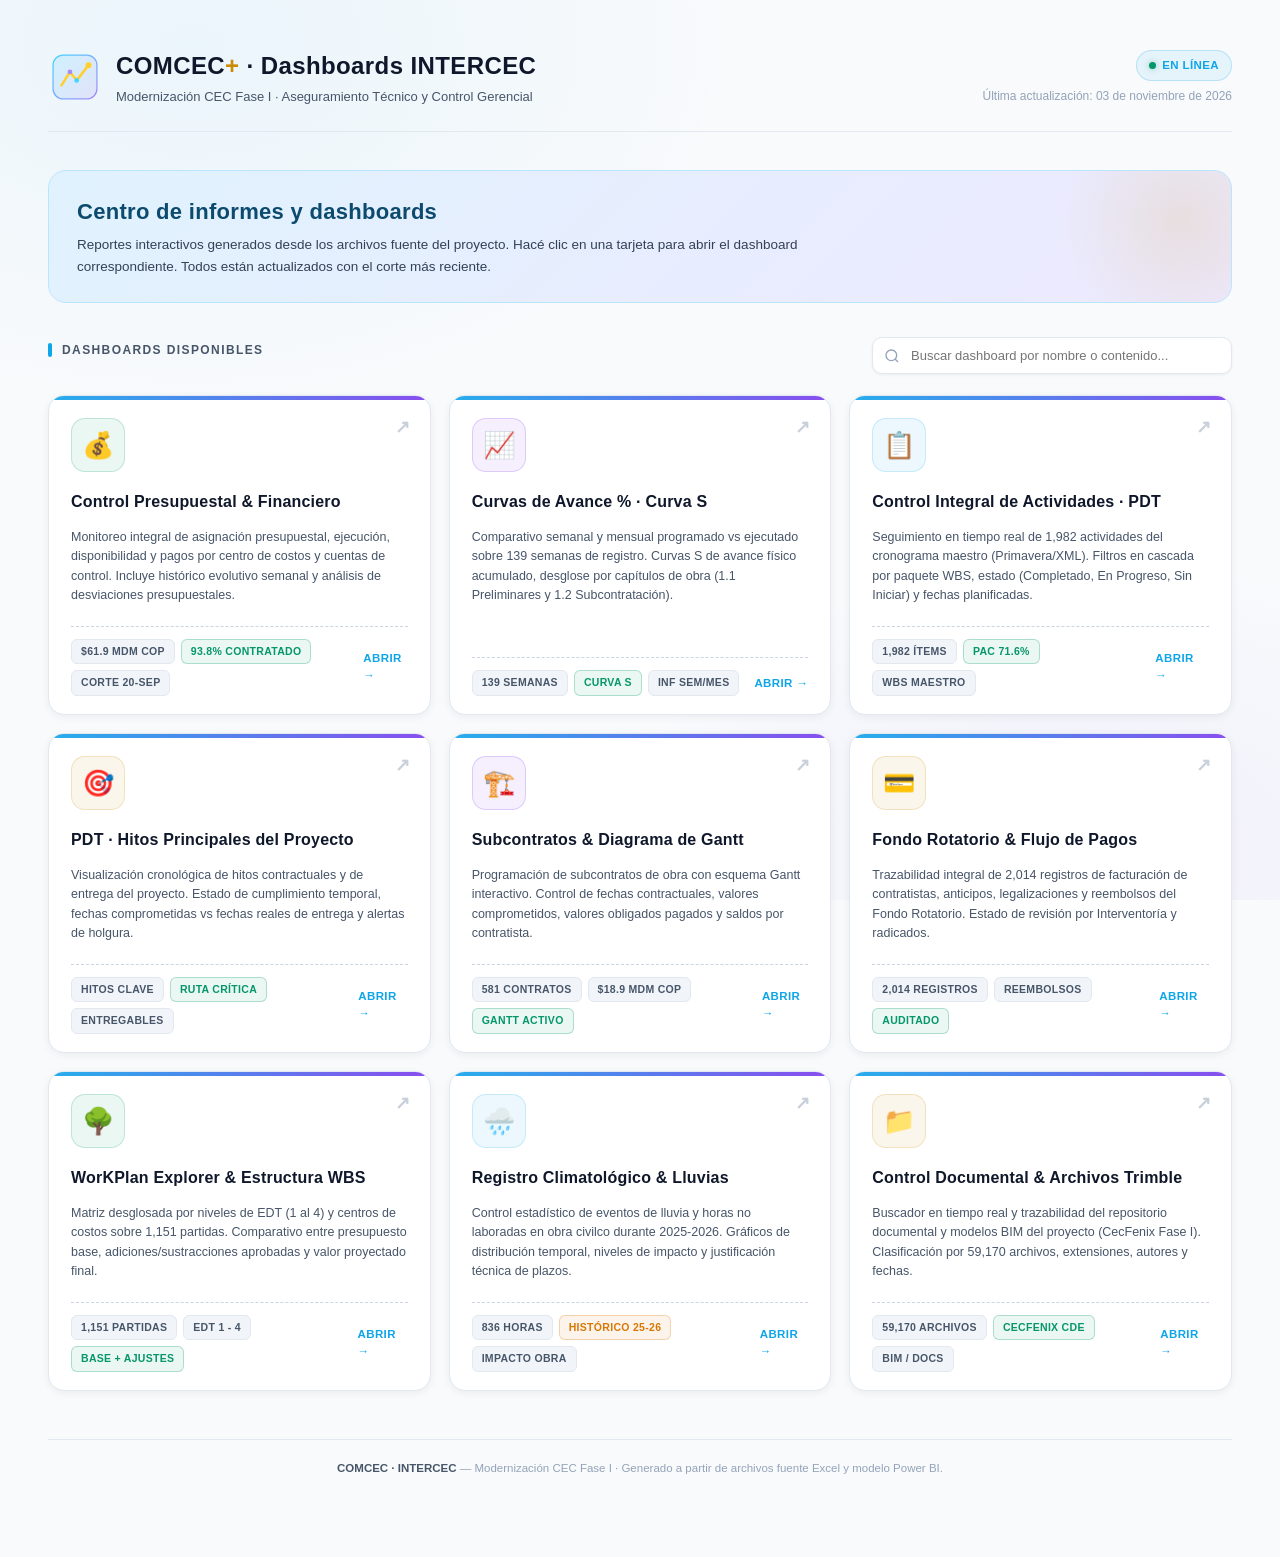
<file: index.html>
<!DOCTYPE html>
<html lang="es">
<head>
<meta charset="UTF-8">
<meta name="viewport" content="width=device-width,initial-scale=1">
<title>COMCEC · INTERCEC — Dashboards Gerenciales</title>
<style>
  :root{
    --bg:#f8fafc; --bg2:#f1f5f9; --panel:#ffffff; --panel2:#f8fafc;
    --text:#0f172a; --text-2:#475569; --muted:#94a3b8;
    --accent:#0ea5e9; --accent-2:#7c3aed; --good:#059669; --warn:#d97706; --bad:#dc2626;
    --brand:#ca8a04;
    --border:#e2e8f0;
  }
  *{box-sizing:border-box;margin:0;padding:0}
  html,body{height:100%;background:var(--bg);color:var(--text);font:14px/1.5 'Segoe UI','Inter',Tahoma,sans-serif}
  body{
    background:
      radial-gradient(900px 600px at 15% 5%, rgba(14,165,233,.06), transparent 60%),
      radial-gradient(800px 500px at 85% 95%, rgba(124,58,237,.06), transparent 60%),
      var(--bg);
    min-height:100vh;
  }
  .wrap{max-width:1240px;margin:0 auto;padding:48px 28px 80px}

  /* Header */
  .hdr{display:flex;align-items:center;justify-content:space-between;flex-wrap:wrap;gap:20px;margin-bottom:38px;padding-bottom:24px;border-bottom:1px solid var(--border)}
  .brand{display:flex;align-items:center;gap:14px}
  .brand svg{width:54px;height:54px;flex-shrink:0}
  .brand .ttl{font-size:24px;font-weight:800;letter-spacing:.4px}
  .brand .ttl .plus{color:var(--brand)}
  .brand .sub{color:var(--text-2);font-size:13px;margin-top:3px}
  .meta{display:flex;flex-direction:column;align-items:flex-end;gap:6px}
  .chip{display:inline-flex;align-items:center;gap:6px;padding:6px 12px;border-radius:999px;background:rgba(14,165,233,.08);color:var(--accent);font-size:11.5px;font-weight:700;letter-spacing:.4px;border:1px solid rgba(14,165,233,.22)}
  .chip .dot{width:7px;height:7px;border-radius:50%;background:var(--good);box-shadow:0 0 6px rgba(5,150,105,.4)}
  .meta .corte{color:var(--muted);font-size:12px}

  /* Hero */
  .hero{margin:14px 0 32px;padding:24px 28px;border-radius:18px;background:linear-gradient(135deg,#e0f2fe,#ede9fe);border:1px solid #bae6fd;position:relative;overflow:hidden}
  .hero::after{content:"";position:absolute;right:-80px;top:-80px;width:260px;height:260px;background:radial-gradient(circle,rgba(202,138,4,.12),transparent 65%);pointer-events:none}
  .hero h1{font-size:22px;font-weight:800;letter-spacing:.3px;margin-bottom:6px;color:#0c4a6e}
  .hero p{color:#334155;font-size:13.5px;max-width:820px;line-height:1.65}

  /* Filter / Search bar */
  .toolbar{display:flex;align-items:center;justify-content:space-between;flex-wrap:wrap;gap:14px;margin-bottom:20px}
  .search-box{position:relative;width:100%;max-width:360px}
  .search-box input{
    width:100%;background:#ffffff;border:1px solid var(--border);
    padding:10px 16px 10px 38px;border-radius:10px;color:var(--text);font-size:13px;
    outline:none;transition:border-color .2s, box-shadow .2s;
    box-shadow:0 1px 3px rgba(0,0,0,.06);
  }
  .search-box input:focus{border-color:var(--accent);box-shadow:0 0 0 3px rgba(14,165,233,.12)}
  .search-box svg{position:absolute;left:12px;top:11px;width:16px;height:16px;stroke:var(--muted);fill:none}

  /* Cards */
  .section-title{margin:6px 0 16px;font-size:12px;color:var(--text-2);text-transform:uppercase;letter-spacing:1.4px;font-weight:700;display:flex;align-items:center;gap:10px}
  .section-title::before{content:"";width:4px;height:14px;background:var(--accent);border-radius:2px}
  .grid{display:grid;grid-template-columns:repeat(auto-fit,minmax(340px,1fr));gap:18px}

  .card{
    position:relative;background:var(--panel);
    border:1px solid var(--border);border-radius:16px;padding:22px 22px 18px;
    text-decoration:none;color:inherit;display:flex;flex-direction:column;gap:14px;
    transition:transform .25s cubic-bezier(.4,0,.2,1), border-color .2s, box-shadow .25s;
    overflow:hidden;cursor:pointer;
    box-shadow:0 2px 8px rgba(0,0,0,.06);
  }
  .card::before{
    content:"";position:absolute;left:0;top:0;height:4px;width:100%;
    background:linear-gradient(90deg,var(--accent),var(--accent-2));
    opacity:.9;
  }
  .card::after{
    content:"↗";position:absolute;top:18px;right:20px;font-size:18px;color:var(--muted);opacity:.5;transition:.2s;font-weight:800
  }
  .card:hover{transform:translateY(-4px);border-color:rgba(14,165,233,.4);box-shadow:0 18px 40px rgba(14,165,233,.12)}
  .card:hover::after{opacity:1;color:var(--accent);transform:translate(3px,-3px)}
  .card .icn{width:54px;height:54px;border-radius:14px;display:flex;align-items:center;justify-content:center;font-size:26px;background:rgba(14,165,233,.08);border:1px solid rgba(14,165,233,.18)}
  .card.c-purple .icn{background:rgba(124,58,237,.08);border-color:rgba(124,58,237,.2)}
  .card.c-yellow .icn{background:rgba(202,138,4,.08);border-color:rgba(202,138,4,.2)}
  .card.c-green  .icn{background:rgba(5,150,105,.08);border-color:rgba(5,150,105,.2)}
  .card .ttl{font-size:16px;font-weight:800;letter-spacing:.2px;margin-top:4px;color:var(--text)}
  .card .desc{color:var(--text-2);font-size:12.5px;line-height:1.55;flex:1}
  .card .footer{display:flex;align-items:center;justify-content:space-between;gap:8px;margin-top:6px;padding-top:12px;border-top:1px dashed #cbd5e1}
  .tag{font-size:10.5px;color:var(--text-2);background:#f1f5f9;padding:4px 9px;border-radius:6px;border:1px solid #e2e8f0;font-weight:600;letter-spacing:.3px;text-transform:uppercase}
  .tag.warn{background:rgba(217,119,6,.08);border-color:rgba(217,119,6,.28);color:var(--warn)}
  .tag.good{background:rgba(5,150,105,.08);border-color:rgba(5,150,105,.28);color:var(--good)}
  .card .open{font-size:11.5px;color:var(--accent);font-weight:700;letter-spacing:.4px}

  /* Footer */
  footer{text-align:center;color:var(--muted);font-size:11.5px;margin-top:48px;padding-top:20px;border-top:1px solid var(--border)}
  footer b{color:var(--text-2)}

  @media (max-width:640px){
    .wrap{padding:30px 18px 60px}
    .brand .ttl{font-size:20px}
    .hero{padding:18px}
    .grid{grid-template-columns:1fr}
  }
</style>
</head>
<body>
<div class="wrap">

  <!-- ====== HEADER ====== -->
  <div class="hdr">
    <div class="brand">
      <svg viewBox="0 0 64 64" xmlns="http://www.w3.org/2000/svg">
        <defs>
          <linearGradient id="g1" x1="0" y1="0" x2="1" y2="1">
            <stop offset="0%"  stop-color="#46d3ff"/>
            <stop offset="100%" stop-color="#a78bfa"/>
          </linearGradient>
        </defs>
        <rect x="6" y="6" width="52" height="52" rx="12" fill="url(#g1)" opacity=".18"/>
        <rect x="6" y="6" width="52" height="52" rx="12" fill="none" stroke="url(#g1)" stroke-width="1.5"/>
        <path d="M16 42 L26 26 L34 36 L48 18" fill="none" stroke="#ffd028" stroke-width="3" stroke-linecap="round" stroke-linejoin="round"/>
        <circle cx="48" cy="18" r="3.5" fill="#ffd028"/>
        <circle cx="34" cy="36" r="2.8" fill="#46d3ff"/>
        <circle cx="26" cy="26" r="2.8" fill="#a78bfa"/>
      </svg>
      <div>
        <div class="ttl">COMCEC<span class="plus">+</span> · Dashboards INTERCEC</div>
        <div class="sub">Modernización CEC Fase I · Aseguramiento Técnico y Control Gerencial</div>
      </div>
    </div>
    <div class="meta">
      <span class="chip"><span class="dot"></span>EN LÍNEA</span>
      <span class="corte" id="corte">Última actualización: 03 de noviembre de 2026</span>
    </div>
  </div>

  <!-- ====== HERO ====== -->
  <div class="hero">
    <h1>Centro de informes y dashboards</h1>
    <p>Reportes interactivos generados desde los archivos fuente del proyecto. Hacé clic en una tarjeta para abrir el dashboard correspondiente. Todos están actualizados con el corte más reciente.</p>
  </div>

  <!-- ====== TOOLBAR / SEARCH ====== -->
  <div class="toolbar">
    <div class="section-title">Dashboards disponibles</div>
    <div class="search-box">
      <svg viewBox="0 0 24 24" stroke-width="2"><circle cx="11" cy="11" r="8"/><path d="m21 21-4.3-4.3"/></svg>
      <input type="text" id="filterInput" placeholder="Buscar dashboard por nombre o contenido...">
    </div>
  </div>

  <!-- ====== TARJETAS (10 DASHBOARDS) ====== -->
  <div class="grid" id="dashboardGrid">

    <!-- 1. Control Presupuestal -->
    <a class="card c-green" href="dashboards/01_presupuesto.html">
      <div class="icn">💰</div>
      <div class="ttl">Control Presupuestal & Financiero</div>
      <div class="desc">
        Monitoreo integral de asignación presupuestal, ejecución, disponibilidad y pagos por centro de costos y cuentas de control. Incluye histórico evolutivo semanal y análisis de desviaciones presupuestales.
      </div>
      <div class="footer">
        <div style="display:flex;gap:6px;flex-wrap:wrap">
          <span class="tag">$61.9 Mdm COP</span>
          <span class="tag good">93.8% CONTRATADO</span>
          <span class="tag">CORTE 20-SEP</span>
        </div>
        <span class="open">ABRIR →</span>
      </div>
    </a>

    <!-- 2. Curvas de Avance -->
    <a class="card c-purple" href="dashboards/02_avances_curvas.html">
      <div class="icn">📈</div>
      <div class="ttl">Curvas de Avance % · Curva S</div>
      <div class="desc">
        Comparativo semanal y mensual programado vs ejecutado sobre 139 semanas de registro. Curvas S de avance físico acumulado, desglose por capítulos de obra (1.1 Preliminares y 1.2 Subcontratación).
      </div>
      <div class="footer">
        <div style="display:flex;gap:6px;flex-wrap:wrap">
          <span class="tag">139 SEMANAS</span>
          <span class="tag good">CURVA S</span>
          <span class="tag">INF SEM/MES</span>
        </div>
        <span class="open">ABRIR →</span>
      </div>
    </a>

    <!-- 3. Actividades PDT -->
    <a class="card" href="dashboards/03_actividades_pdt.html">
      <div class="icn">📋</div>
      <div class="ttl">Control Integral de Actividades · PDT</div>
      <div class="desc">
        Seguimiento en tiempo real de 1,982 actividades del cronograma maestro (Primavera/XML). Filtros en cascada por paquete WBS, estado (Completado, En Progreso, Sin Iniciar) y fechas planificadas.
      </div>
      <div class="footer">
        <div style="display:flex;gap:6px;flex-wrap:wrap">
          <span class="tag">1,982 ÍTEMS</span>
          <span class="tag good">PAC 71.6%</span>
          <span class="tag">WBS MAESTRO</span>
        </div>
        <span class="open">ABRIR →</span>
      </div>
    </a>

    <!-- 4. Hitos PDT -->
    <a class="card c-yellow" href="dashboards/04_hitos_pdt.html">
      <div class="icn">🎯</div>
      <div class="ttl">PDT · Hitos Principales del Proyecto</div>
      <div class="desc">
        Visualización cronológica de hitos contractuales y de entrega del proyecto. Estado de cumplimiento temporal, fechas comprometidas vs fechas reales de entrega y alertas de holgura.
      </div>
      <div class="footer">
        <div style="display:flex;gap:6px;flex-wrap:wrap">
          <span class="tag">HITOS CLAVE</span>
          <span class="tag good">RUTA CRÍTICA</span>
          <span class="tag">ENTREGABLES</span>
        </div>
        <span class="open">ABRIR →</span>
      </div>
    </a>

    <!-- 5. Subcontratos & Gantt -->
    <a class="card c-purple" href="dashboards/05_subcontratos_gantt.html">
      <div class="icn">🏗️</div>
      <div class="ttl">Subcontratos & Diagrama de Gantt</div>
      <div class="desc">
        Programación de subcontratos de obra con esquema Gantt interactivo. Control de fechas contractuales, valores comprometidos, valores obligados pagados y saldos por contratista.
      </div>
      <div class="footer">
        <div style="display:flex;gap:6px;flex-wrap:wrap">
          <span class="tag">581 CONTRATOS</span>
          <span class="tag">$18.9 Mdm COP</span>
          <span class="tag good">GANTT ACTIVO</span>
        </div>
        <span class="open">ABRIR →</span>
      </div>
    </a>

    <!-- 6. Fondo Rotatorio -->
    <a class="card c-yellow" href="dashboards/06_fondo_rotatorio.html">
      <div class="icn">💳</div>
      <div class="ttl">Fondo Rotatorio & Flujo de Pagos</div>
      <div class="desc">
        Trazabilidad integral de 2,014 registros de facturación de contratistas, anticipos, legalizaciones y reembolsos del Fondo Rotatorio. Estado de revisión por Interventoría y radicados.
      </div>
      <div class="footer">
        <div style="display:flex;gap:6px;flex-wrap:wrap">
          <span class="tag">2,014 REGISTROS</span>
          <span class="tag">REEMBOLSOS</span>
          <span class="tag good">AUDITADO</span>
        </div>
        <span class="open">ABRIR →</span>
      </div>
    </a>

    <!-- 7. WorkPlan -->
    <a class="card c-green" href="dashboards/07_workplan.html">
      <div class="icn">🌳</div>
      <div class="ttl">WorKPlan Explorer & Estructura WBS</div>
      <div class="desc">
        Matriz desglosada por niveles de EDT (1 al 4) y centros de costos sobre 1,151 partidas. Comparativo entre presupuesto base, adiciones/sustracciones aprobadas y valor proyectado final.
      </div>
      <div class="footer">
        <div style="display:flex;gap:6px;flex-wrap:wrap">
          <span class="tag">1,151 PARTIDAS</span>
          <span class="tag">EDT 1 - 4</span>
          <span class="tag good">BASE + AJUSTES</span>
        </div>
        <span class="open">ABRIR →</span>
      </div>
    </a>

    <!-- 8. Registro Lluvias -->
    <a class="card" href="dashboards/08_registro_lluvias.html">
      <div class="icn">🌧️</div>
      <div class="ttl">Registro Climatológico & Lluvias</div>
      <div class="desc">
        Control estadístico de eventos de lluvia y horas no laboradas en obra civilco durante 2025-2026. Gráficos de distribución temporal, niveles de impacto y justificación técnica de plazos.
      </div>
      <div class="footer">
        <div style="display:flex;gap:6px;flex-wrap:wrap">
          <span class="tag">836 HORAS</span>
          <span class="tag warn">HISTÓRICO 25-26</span>
          <span class="tag">IMPACTO OBRA</span>
        </div>
        <span class="open">ABRIR →</span>
      </div>
    </a>


    <!-- 10. Archivos Trimble -->
    <a class="card c-yellow" href="dashboards/10_archivos_trimble.html">
      <div class="icn">📁</div>
      <div class="ttl">Control Documental & Archivos Trimble</div>
      <div class="desc">
        Buscador en tiempo real y trazabilidad del repositorio documental y modelos BIM del proyecto (CecFenix Fase I). Clasificación por 59,170 archivos, extensiones, autores y fechas.
      </div>
      <div class="footer">
        <div style="display:flex;gap:6px;flex-wrap:wrap">
          <span class="tag">59,170 ARCHIVOS</span>
          <span class="tag good">CECFENIX CDE</span>
          <span class="tag">BIM / DOCS</span>
        </div>
        <span class="open">ABRIR →</span>
      </div>
    </a>

  </div>

  <!-- ====== FOOTER ====== -->
  <footer>
    <b>COMCEC · INTERCEC</b> — Modernización CEC Fase I · Generado a partir de archivos fuente Excel y modelo Power BI.
  </footer>

</div>

<script>
  // Filtro de búsqueda en tiempo real
  const input = document.getElementById('filterInput');
  const cards = document.querySelectorAll('.card');

  input.addEventListener('input', () => {
    const q = input.value.toLowerCase().trim();
    cards.forEach(card => {
      const text = card.innerText.toLowerCase();
      if (q === '' || text.includes(q)) {
        card.style.display = 'flex';
      } else {
        card.style.display = 'none';
      }
    });
  });
</script>
</body>
</html>
</file>
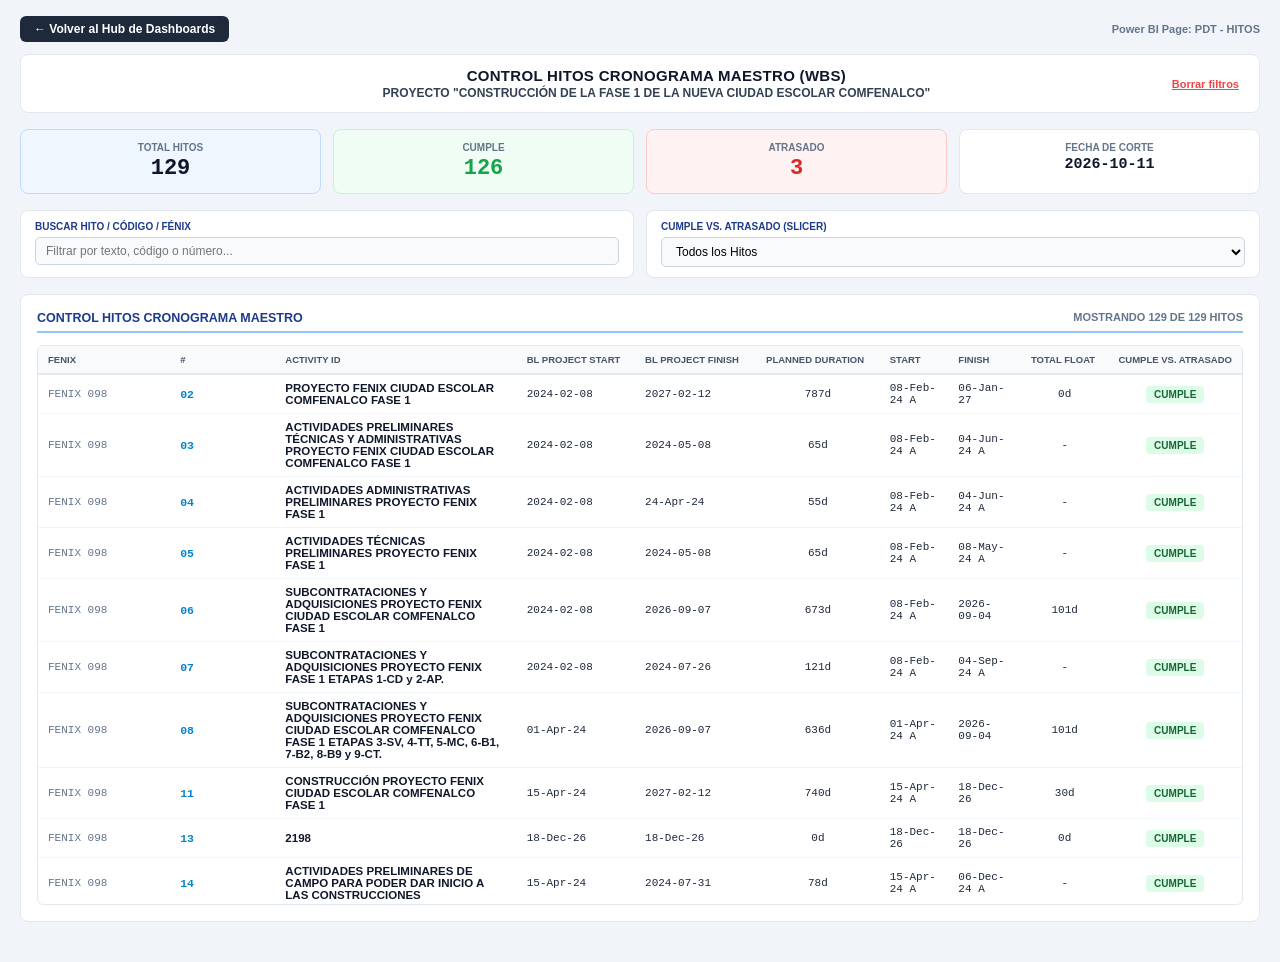
<file: dashboards/04_hitos_pdt.html>
<!DOCTYPE html>
<html lang="es">
<head>
<meta charset="UTF-8">
<meta name="viewport" content="width=device-width,initial-scale=1">
<title>PDT - Hitos — COMCEC · INTERCEC</title>
<style>
  :root { --bg-main: #f8fafc; --card-bg: #ffffff; --text-main: #1e293b; --border: #e2e8f0; }
  * { box-sizing: border-box; margin: 0; padding: 0; }
  body { background: #f1f5f9; color: var(--text-main); font-family: 'Segoe UI', -apple-system, BlinkMacSystemFont, Roboto, sans-serif; padding: 16px 20px 40px; }
  .container { max-width: 1440px; margin: 0 auto; }
  .top-nav { display: flex; align-items: center; justify-content: space-between; margin-bottom: 12px; }
  .back-link { display: inline-flex; align-items: center; gap: 6px; background: #1e293b; color: #ffffff; padding: 6px 14px; border-radius: 6px; text-decoration: none; font-size: 12px; font-weight: 600; }
  .back-link:hover { background: #334155; }

  .header-box { background: #ffffff; border: 1px solid var(--border); border-radius: 8px; padding: 12px 20px; display: flex; align-items: center; justify-content: space-between; margin-bottom: 16px; }
  .header-titles { text-align: center; flex: 1; }
  .header-titles h1 { font-size: 15px; font-weight: 800; color: #0f172a; letter-spacing: .3px; }
  .header-titles h2 { font-size: 12px; font-weight: 700; color: #334155; margin-top: 2px; }
  .btn-reset-text { background: none; border: none; color: #ef4444; font-size: 11px; font-weight: 700; cursor: pointer; text-decoration: underline; }

  .kpi-row { display: grid; grid-template-columns: repeat(auto-fit, minmax(200px, 1fr)); gap: 12px; margin-bottom: 16px; }
  .kpi-box { background: #ffffff; border: 1px solid var(--border); border-radius: 8px; padding: 12px 16px; text-align: center; }
  .kpi-box .lbl { font-size: 10px; font-weight: 700; color: #64748b; text-transform: uppercase; }
  .kpi-box .val { font-size: 22px; font-weight: 800; color: #0f172a; margin-top: 3px; font-family: monospace; }
  .bg-green { background: #f0fdf4; border-color: #bbf7d0; }
  .bg-red   { background: #fef2f2; border-color: #fecaca; }
  .bg-blue  { background: #eff6ff; border-color: #bfdbfe; }

  .slicers-bar { display: grid; grid-template-columns: repeat(auto-fit, minmax(260px, 1fr)); gap: 12px; margin-bottom: 16px; }
  .search-card { border-radius: 8px; padding: 10px 14px; display: flex; flex-direction: column; gap: 5px; background: #ffffff; border: 1px solid var(--border); }
  .search-card .sc-title { font-size: 10px; font-weight: 800; text-transform: uppercase; color: #1e3a8a; }
  .search-card input, .search-card select { width: 100%; background: #f8fafc; border: 1px solid #cbd5e1; border-radius: 5px; padding: 6px 10px; font-size: 12px; outline: none; }
  .search-card input:focus, .search-card select:focus { border-color: #3b82f6; }

  .card-panel { background: #ffffff; border: 1px solid var(--border); border-radius: 8px; padding: 16px; }
  .card-ttl { font-size: 12.5px; font-weight: 800; color: #1e3a8a; border-bottom: 2px solid #93c5fd; padding-bottom: 6px; margin-bottom: 12px; text-transform: uppercase; }

  .table-scroll { overflow-x: auto; max-height: 560px; border: 1px solid var(--border); border-radius: 6px; }
  table.pbi-table { width: 100%; border-collapse: collapse; font-size: 11.5px; }
  table.pbi-table th { background: #f8fafc; color: #475569; font-size: 9.5px; text-transform: uppercase; font-weight: 800; padding: 8px 10px; border-bottom: 2px solid var(--border); position: sticky; top: 0; text-align: left; white-space: nowrap; }
  table.pbi-table td { padding: 7px 10px; border-bottom: 1px solid #f1f5f9; }
  table.pbi-table tr:hover td { background: #f0fdf4; }
  .badge-cumple { background: #dcfce7; color: #166534; font-weight: 800; padding: 3px 8px; border-radius: 4px; font-size: 10px; }
  .badge-atrasado { background: #fee2e2; color: #991b1b; font-weight: 800; padding: 3px 8px; border-radius: 4px; font-size: 10px; }
</style>
</head>
<body>

<div class="container">

  <div class="top-nav">
    <a href="../index.html" class="back-link">← Volver al Hub de Dashboards</a>
    <span style="font-size:11px;color:#64748b;font-weight:600">Power BI Page: <b>PDT - HITOS</b></span>
  </div>

  <div class="header-box">
    <div style="width:100px"></div>
    <div class="header-titles">
      <h1>CONTROL HITOS CRONOGRAMA MAESTRO (WBS)</h1>
      <h2>PROYECTO "CONSTRUCCIÓN DE LA FASE 1 DE LA NUEVA CIUDAD ESCOLAR COMFENALCO"</h2>
    </div>
    <button class="btn-reset-text" onclick="resetFilters()">Borrar filtros</button>
  </div>

  <div class="kpi-row">
    <div class="kpi-box bg-blue">
      <div class="lbl">Total Hitos</div>
      <div class="val" id="kpiTotal">0</div>
    </div>
    <div class="kpi-box bg-green">
      <div class="lbl">CUMPLE</div>
      <div class="val" id="kpiCumplidos" style="color:#16a34a">0</div>
    </div>
    <div class="kpi-box bg-red">
      <div class="lbl">ATRASADO</div>
      <div class="val" id="kpiAtrasados" style="color:#dc2626">0</div>
    </div>
    <div class="kpi-box">
      <div class="lbl">Fecha de corte</div>
      <div class="val" id="kpiFechaCorte" style="font-size:15px">—</div>
    </div>
  </div>

  <div class="slicers-bar">
    <div class="search-card">
      <span class="sc-title">Buscar Hito / Código / Fénix</span>
      <input type="text" id="filterText" placeholder="Filtrar por texto, código o número..." oninput="applyFilters()">
    </div>
    <div class="search-card">
      <span class="sc-title">CUMPLE vs. ATRASADO (Slicer)</span>
      <select id="filterEstado" onchange="applyFilters()">
        <option value="ALL">Todos los Hitos</option>
        <option value="CUMPLE">CUMPLE</option>
        <option value="ATRASADO">ATRASADO</option>
      </select>
    </div>
  </div>

  <div class="card-panel">
    <div class="card-ttl" style="display:flex;justify-content:space-between">
      <span>CONTROL HITOS CRONOGRAMA MAESTRO</span>
      <span style="color:#64748b;font-size:11px" id="lblCount">Mostrando hitos</span>
    </div>
    <div class="table-scroll">
      <table class="pbi-table">
        <thead>
          <tr>
            <th>FENIX</th>
            <th>#</th>
            <th>Activity ID</th>
            <th>BL Project Start</th>
            <th>BL Project Finish</th>
            <th>Planned Duration</th>
            <th>Start</th>
            <th>Finish</th>
            <th>Total Float</th>
            <th style="text-align:center">CUMPLE vs. ATRASADO</th>
          </tr>
        </thead>
        <tbody id="tableBody">
          <tr><td colspan="10" style="text-align:center;padding:20px;color:#94a3b8">Cargando hitos del cronograma maestro...</td></tr>
        </tbody>
      </table>
    </div>
  </div>

</div>

<script src="../data/hitos_pdt.js?v=20261103b"></script>
<script src="../js/portal.js?v=20261103b"></script>
<script>
  let allHitos = [];

  async function init() {
    const data = await loadData('hitos_pdt');
    if (!data) return;

    allHitos = data.hitos || [];
    const k = data.kpis || {};
    document.getElementById('kpiFechaCorte').innerText = k.fecha_corte || '—';

    applyFilters();
  }

  function applyFilters() {
    const sTxt = (document.getElementById('filterText').value || '').toLowerCase().trim();
    const sEst = document.getElementById('filterEstado').value;

    const filtered = allHitos.filter(h => {
      const est = (h.estado || '').toUpperCase();
      if (sEst !== 'ALL' && est !== sEst) return false;
      if (sTxt) {
        const full = `${h.fenix || ''} ${h.num || ''} ${h.activity_id || ''}`.toLowerCase();
        if (!full.includes(sTxt)) return false;
      }
      return true;
    });

    const cumple = filtered.filter(h => (h.estado || '').toUpperCase() === 'CUMPLE').length;
    const atraso = filtered.filter(h => (h.estado || '').toUpperCase() === 'ATRASADO').length;

    document.getElementById('kpiTotal').innerText     = filtered.length;
    document.getElementById('kpiCumplidos').innerText = cumple;
    document.getElementById('kpiAtrasados').innerText = atraso;
    document.getElementById('lblCount').innerText     = `Mostrando ${filtered.length} de ${allHitos.length} hitos`;

    renderTable(filtered);
  }

  function renderTable(items) {
    const tbody = document.getElementById('tableBody');
    tbody.innerHTML = '';

    items.forEach(h => {
      const isCumple = (h.estado || '').toUpperCase() === 'CUMPLE';
      const tr = document.createElement('tr');
      tr.innerHTML = `
        <td style="font-family:monospace;font-size:11px;color:#64748b;white-space:nowrap">${h.fenix || '-'}</td>
        <td style="font-family:monospace;font-weight:700;color:#0284c7">${h.num || '-'}</td>
        <td style="font-weight:600;color:#0f172a;max-width:380px">${h.activity_id || '-'}</td>
        <td style="font-family:monospace;font-size:11px">${h.bl_start || '-'}</td>
        <td style="font-family:monospace;font-size:11px">${h.bl_finish || '-'}</td>
        <td style="font-family:monospace;font-size:11px;text-align:center">${h.planned_duration || '-'}</td>
        <td style="font-family:monospace;font-size:11px">${h.start || '-'}</td>
        <td style="font-family:monospace;font-size:11px">${h.finish || '-'}</td>
        <td style="font-family:monospace;font-size:11px;text-align:center">${h.total_float || '-'}</td>
        <td style="text-align:center">
          <span class="${isCumple ? 'badge-cumple' : 'badge-atrasado'}">${h.estado || 'CUMPLE'}</span>
        </td>
      `;
      tbody.appendChild(tr);
    });
  }

  function resetFilters() {
    document.getElementById('filterText').value = '';
    document.getElementById('filterEstado').value = 'ALL';
    applyFilters();
  }

  init();
</script>
</body>
</html>
</file>
